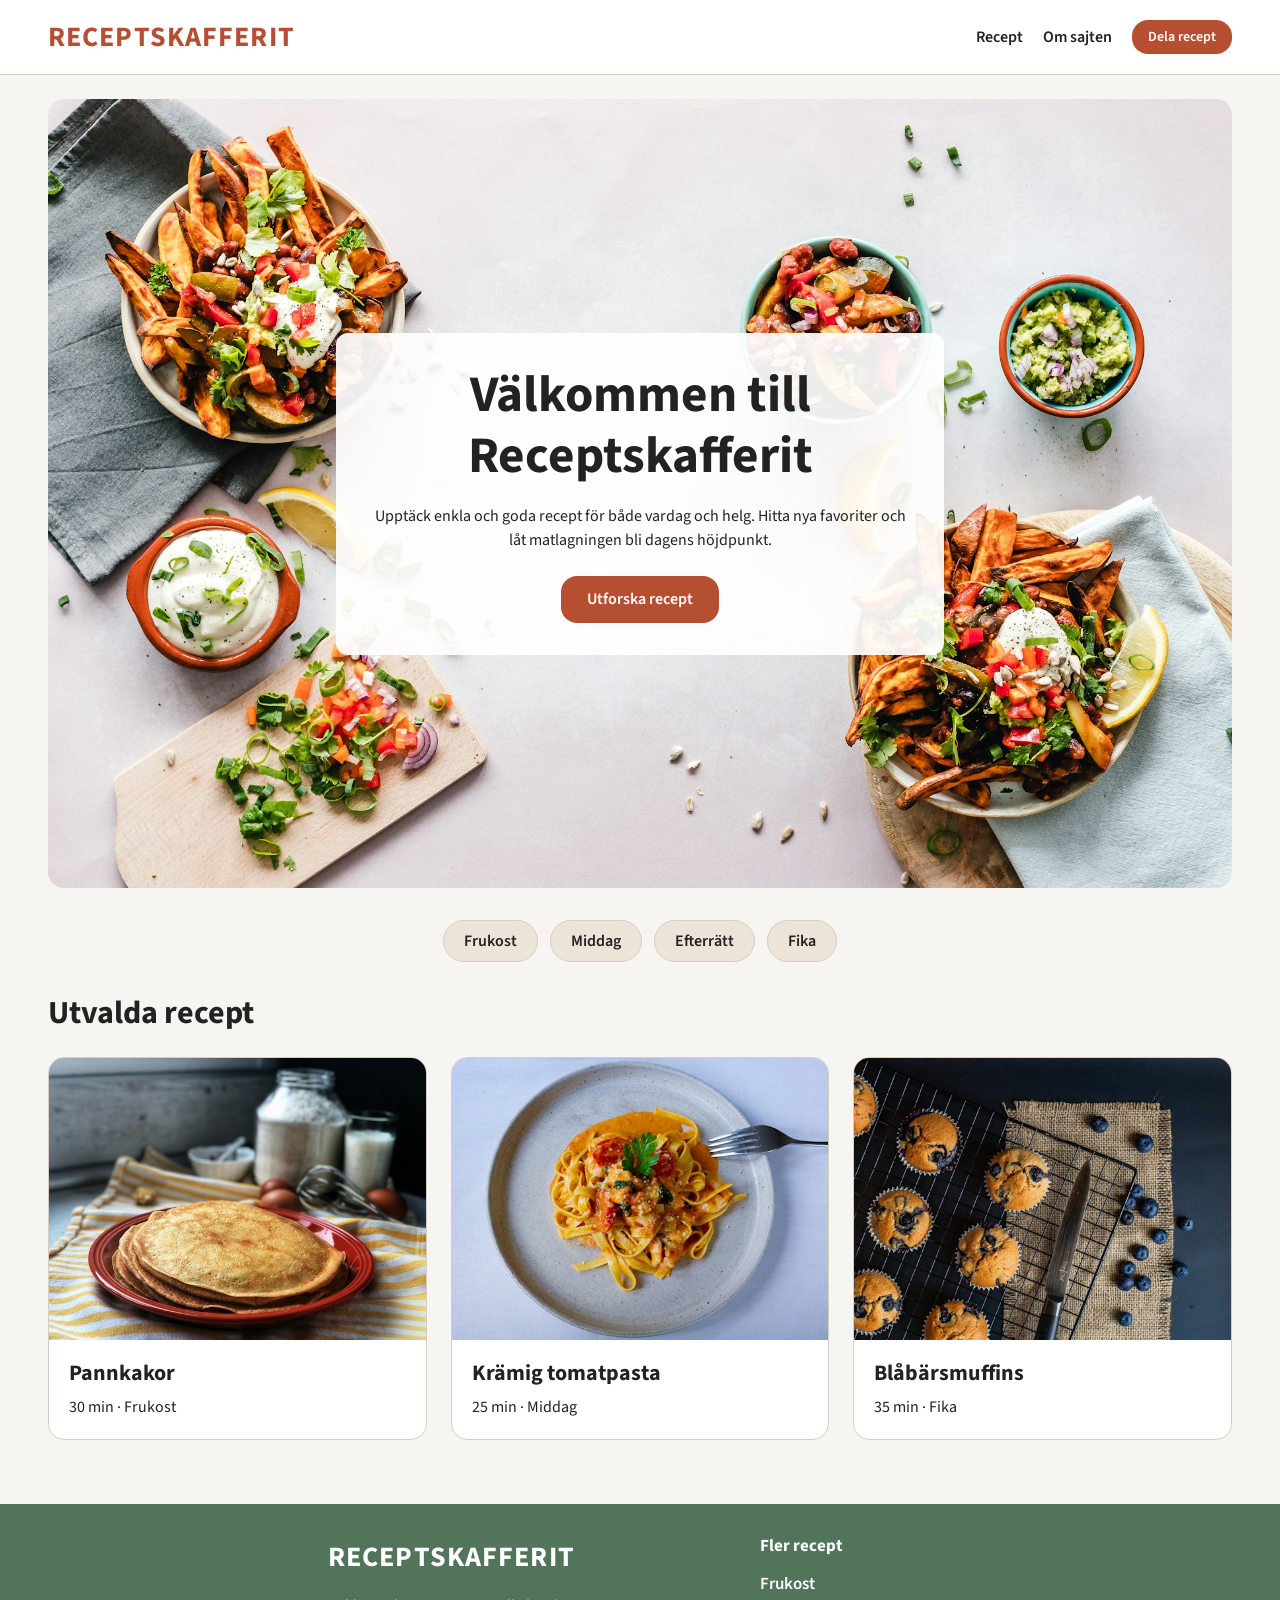
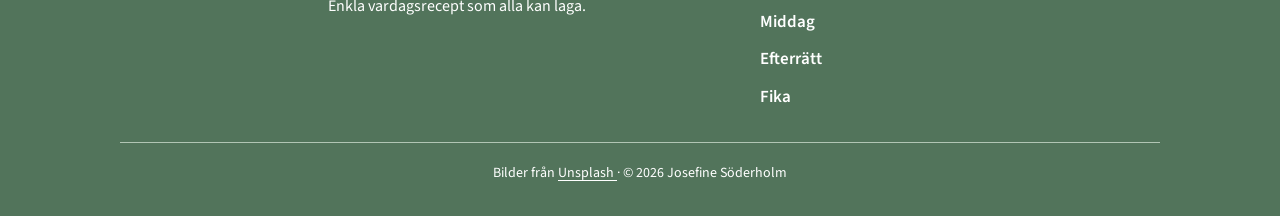
<file: index.html>
<!DOCTYPE html>
<html lang="sv">
<head>
  <meta charset="UTF-8">
  <meta name="viewport" content="width=device-width, initial-scale=1.0">
  <meta name="description" content="Upptäck enkla och goda recept för vardag och helg hos Receptskafferit.">
  <title>Receptskafferit – Enkla recept för alla tillfällen</title>

  <!-- Load Source Sans 3 from Google Fonts. -->
  <link rel="preconnect" href="https://fonts.googleapis.com">
  <link rel="preconnect" href="https://fonts.gstatic.com" crossorigin>
  <link
    href="https://fonts.googleapis.com/css2?family=Source+Sans+3:wght@400;600;700&display=swap"
    rel="stylesheet"
  >

  <link rel="stylesheet" href="style.css">
</head>

<body>

  <!-- Allows keyboard users to skip the navigation. -->
  <a class="skip-link" href="#main-content">
    Hoppa till huvudinnehållet
  </a>

  <!-- Shared site header. -->
  <header class="site-header">
    <div class="container header-layout">

      <a
        class="site-logo"
        href="index.html"
        aria-label="Receptskafferit, till startsidan"
      >
        RECEPTSKAFFERIT
      </a>

      <!-- Desktop navigation. -->
      <nav class="main-nav" aria-label="Huvudnavigering">
        <ul class="nav-list" role="list">
          <li>
            <a href="pancakes.html">Recept</a>
          </li>
          <li>
            <a href="index.html#recipes">Om sajten</a>
          </li>
          <li>
            <a class="button button--small" href="share-recipe.html">
              Dela recept
            </a>
          </li>
        </ul>
      </nav>

      <!-- Mobile navigation using native HTML details and summary. -->
      <nav class="mobile-nav" aria-label="Mobilnavigering">
        <details class="mobile-menu">

          <summary aria-label="Öppna eller stäng menyn">
            <span class="hamburger-icon" aria-hidden="true">
              <span></span>
              <span></span>
              <span></span>
            </span>
          </summary>

          <ul class="mobile-menu__list" role="list">
            <li>
              <a href="pancakes.html">Recept</a>
            </li>
            <li>
              <a href="index.html#recipes">Om sajten</a>
            </li>
            <li>
              <a class="button button--small" href="share-recipe.html">
                Dela recept
              </a>
            </li>
          </ul>

        </details>
      </nav>

    </div>
  </header>

  <main id="main-content" tabindex="-1">

    <section
      class="home-hero container"
      aria-labelledby="welcome-title"
    >

      <img
        class="home-hero__image"
        src="images/home-hero.jpg"
        alt="Flera färgglada maträtter med grönsaker på ett ljust bord"
        fetchpriority="high"
      >

      <div class="home-hero__content">

        <h1 id="welcome-title">
          Välkommen till Receptskafferit
        </h1>

        <p>
          Upptäck enkla och goda recept för både vardag och helg.
          Hitta nya favoriter och låt matlagningen bli dagens höjdpunkt.
        </p>

        <a class="button" href="#recipes">
          Utforska recept
        </a>

      </div>

    </section>

    <!-- Recipe categories. -->
    <section
      class="container home-categories"
      aria-label="Receptkategorier"
    >

      <!-- Placeholder links for future category pages. -->
      <ul class="category-list" role="list">
        <li>
          <a class="category-tag" href="#">Frukost</a>
        </li>
        <li>
          <a class="category-tag" href="#">Middag</a>
        </li>
        <li>
          <a class="category-tag" href="#">Efterrätt</a>
        </li>
        <li>
          <a class="category-tag" href="#">Fika</a>
        </li>
      </ul>

    </section>

    <section
      class="container home-recipes"
      id="recipes"
      aria-labelledby="recipes-title"
    >

      <h2 id="recipes-title">Utvalda recept</h2>

      <div class="recipe-grid">

        <!-- Pancake recipe card. -->
        <article class="recipe-card">
          <a class="recipe-card__link" href="pancakes.html">

            <img
              src="images/pancakes.jpg"
              alt="En hög med gyllene pannkakor på en röd tallrik"
              loading="lazy"
            >

            <div class="recipe-card__content">
              <h3>Pannkakor</h3>
              <p>30 min · Frukost</p>
            </div>

          </a>
        </article>

        <!-- Tomato pasta recipe card. -->
        <article class="recipe-card">

          <a class="recipe-card__link" href="pancakes.html">

            <img
              src="images/tomato-pasta.jpg"
              alt="Tagliatelle med tomatsås och färska örter på en grå tallrik"
              loading="lazy"
            >

            <div class="recipe-card__content">
              <h3>Krämig tomatpasta</h3>
              <p>25 min · Middag</p>
            </div>

          </a>
        </article>

        <!-- Blueberry muffin recipe card. -->
        <article class="recipe-card">

          <a class="recipe-card__link" href="pancakes.html">

            <img
              src="images/blueberry-muffins.jpg"
              alt="Nygräddade blåbärsmuffins på ett galler med färska blåbär"
              loading="lazy"
            >

            <div class="recipe-card__content">
              <h3>Blåbärsmuffins</h3>
              <p>35 min · Fika</p>
            </div>

          </a>
        </article>

      </div>

    </section>

  </main>

  <!-- Shared footer. -->
  <footer class="site-footer">

    <div class="container footer-layout">

      <div class="footer-about">

        <a class="site-logo site-logo--footer" href="index.html">
          RECEPTSKAFFERIT
        </a>

        <p>Enkla vardagsrecept som alla kan laga.</p>

      </div>

      <!-- Footer navigation. -->
      <nav class="footer-nav" aria-label="Receptkategorier i sidfoten">

        <h2>Fler recept</h2>

        <ul role="list">
          <li><a href="#">Frukost</a></li>
          <li><a href="#">Middag</a></li>
          <li><a href="#">Efterrätt</a></li>
          <li><a href="#">Fika</a></li>
        </ul>

      </nav>

      <!-- Image credits and copyright. -->
      <p class="footer-credit">
        Bilder från
        <a
          href="https://unsplash.com/"
          target="_blank"
          rel="noopener noreferrer"
        >
          Unsplash
        </a>
        · © 2026 Josefine Söderholm
      </p>

    </div>

  </footer>

</body>
</html>
</file>
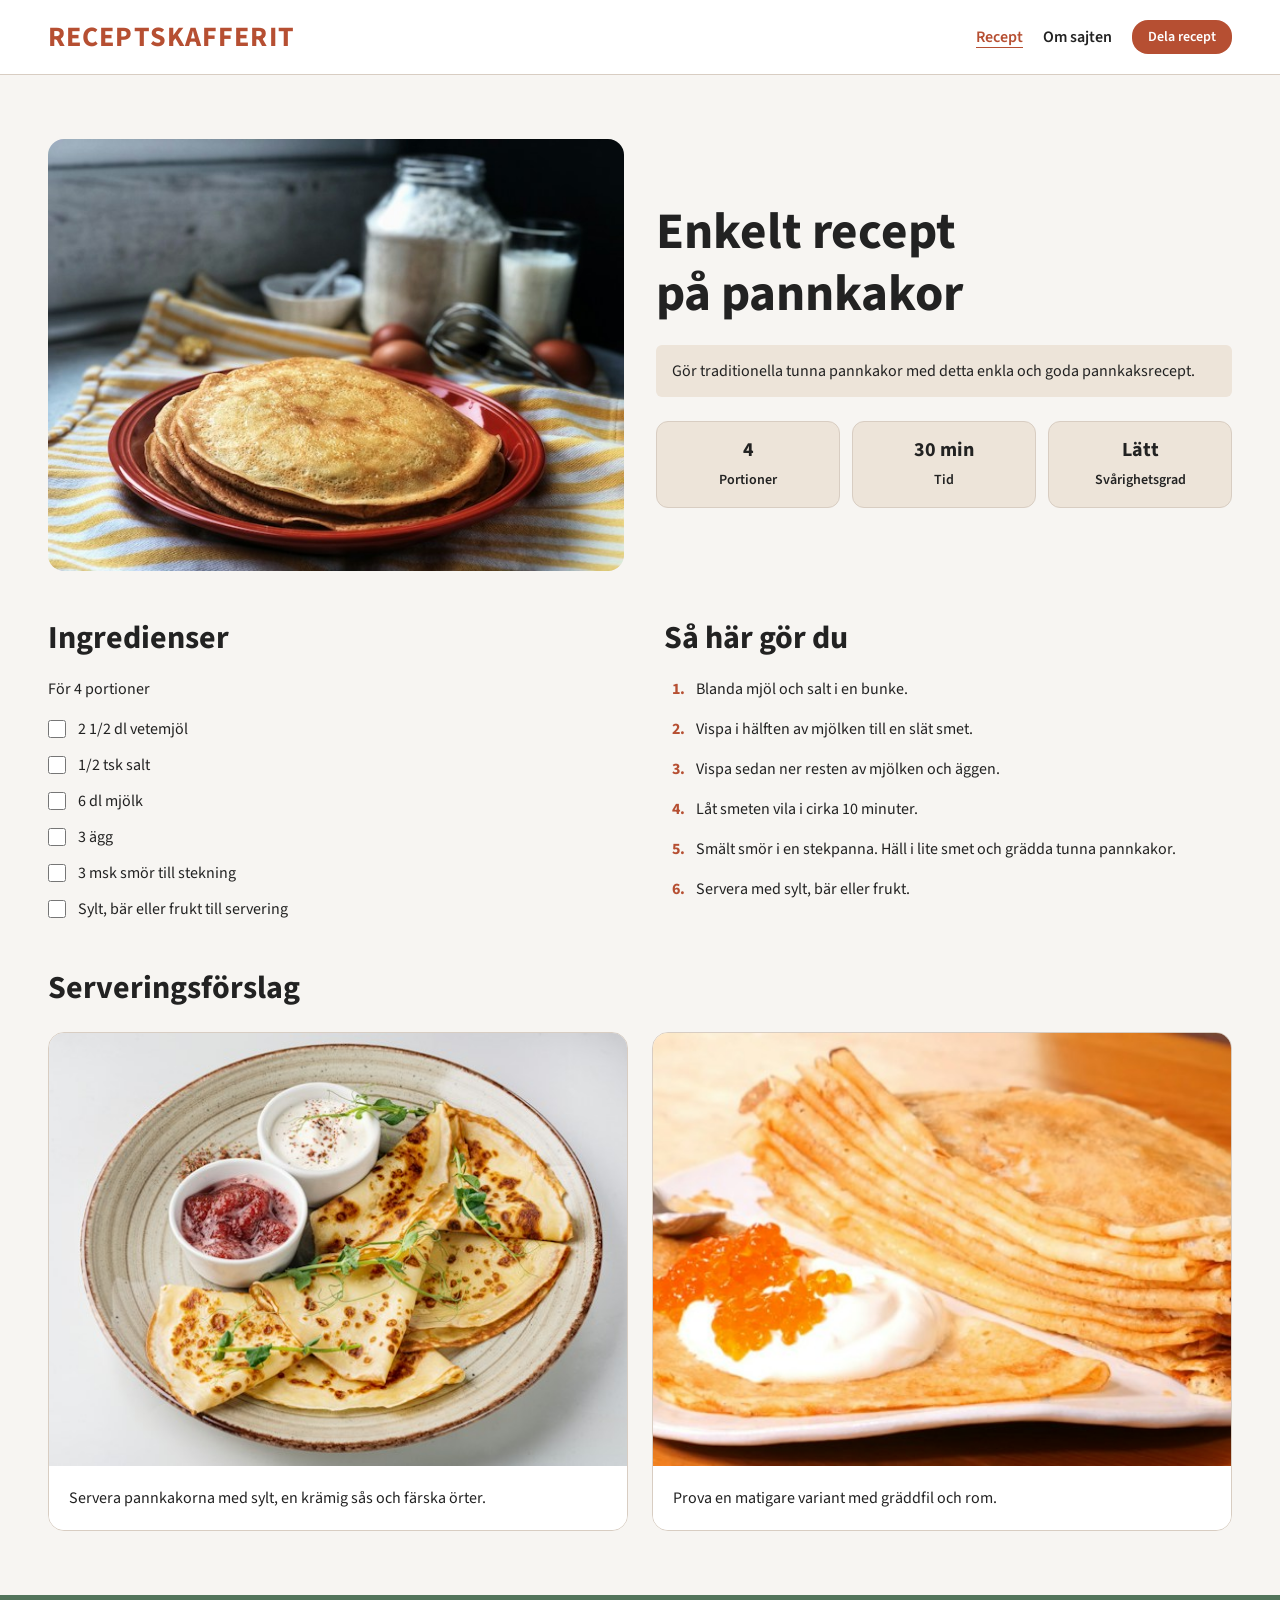
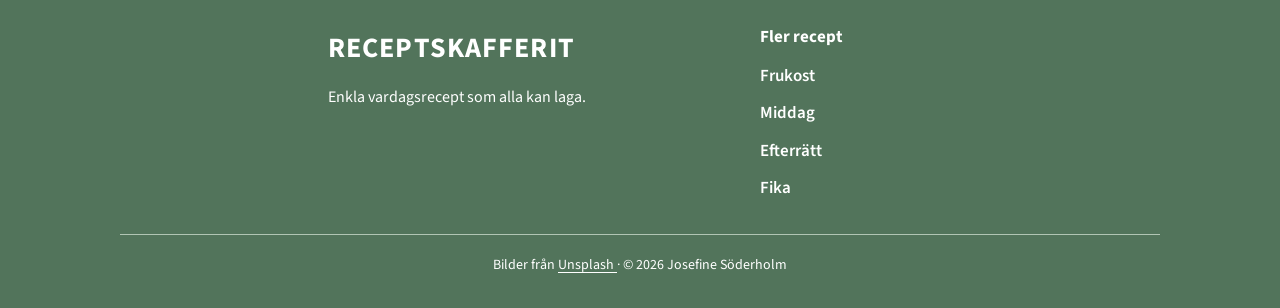
<file: pancakes.html>
<!DOCTYPE html>
<html lang="sv">
<head>
  <meta charset="UTF-8">
  <meta name="viewport" content="width=device-width, initial-scale=1.0">
  <meta name="description" content="Laga klassiska tunna pannkakor med ett enkelt recept, ingredienslista och serveringsförslag.">
  <title>Enkelt recept på pannkakor – Receptskafferit</title>

  <!-- Load Source Sans 3 from Google Fonts. -->
  <link rel="preconnect" href="https://fonts.googleapis.com">
  <link rel="preconnect" href="https://fonts.gstatic.com" crossorigin>
  <link
    href="https://fonts.googleapis.com/css2?family=Source+Sans+3:wght@400;600;700&display=swap"
    rel="stylesheet"
  >

  <link rel="stylesheet" href="style.css">
</head>

<body>

  <!-- Allows keyboard users to skip the navigation. -->
  <a class="skip-link" href="#main-content">
    Hoppa till huvudinnehållet
  </a>

  <!-- Shared site header. -->
  <header class="site-header">
    <div class="container header-layout">

      <a
        class="site-logo"
        href="index.html"
        aria-label="Receptskafferit, till startsidan"
      >
        RECEPTSKAFFERIT
      </a>

      <!-- Desktop navigation. -->
      <nav class="main-nav" aria-label="Huvudnavigering">
        <ul class="nav-list" role="list">
          <li>
            <a href="pancakes.html" aria-current="page">Recept</a>
          </li>
          <li>
            <a href="index.html#recipes">Om sajten</a>
          </li>
          <li>
            <a class="button button--small" href="share-recipe.html">
              Dela recept
            </a>
          </li>
        </ul>
      </nav>

      <!-- Mobile navigation using native HTML details and summary. -->
      <nav class="mobile-nav" aria-label="Mobilnavigering">
        <details class="mobile-menu">

          <summary aria-label="Öppna eller stäng menyn">
            <span class="hamburger-icon" aria-hidden="true">
              <span></span>
              <span></span>
              <span></span>
            </span>
          </summary>

          <ul class="mobile-menu__list" role="list">
            <li>
              <a href="pancakes.html" aria-current="page">Recept</a>
            </li>
            <li>
              <a href="index.html#recipes">Om sajten</a>
            </li>
            <li>
              <a class="button button--small" href="share-recipe.html">
                Dela recept
              </a>
            </li>
          </ul>

        </details>
      </nav>

    </div>
  </header>

  <main
    class="container recipe-main"
    id="main-content"
    tabindex="-1"
  >

    <article class="recipe-article">

      <div class="recipe-intro-grid">

        <!-- Picture selects a different image for smaller screens. -->
        <picture class="recipe-picture">
          <source
            media="(max-width: 600px)"
            srcset="images/pancakes-mobile.jpg"
          >
          <img
            class="recipe-hero-image"
            src="images/pancakes.jpg"
            alt="En hög med gyllene pannkakor på en röd tallrik"
          >
        </picture>

        <header class="recipe-intro">

          <h1>Enkelt recept på pannkakor</h1>

          <p class="intro">
            Gör traditionella tunna pannkakor med detta enkla
            och goda pannkaksrecept.
          </p>

          <!-- Recipe facts displayed as three cards. -->
          <dl class="recipe-info">

            <div>
              <dt>Portioner</dt>
              <dd>4</dd>
            </div>

            <div>
              <dt>Tid</dt>
              <dd>30 min</dd>
            </div>

            <div>
              <dt>Svårighetsgrad</dt>
              <dd>Lätt</dd>
            </div>

          </dl>

        </header>
      </div>

      <div class="recipe-details-grid">

        <section aria-labelledby="ingredients-title">

          <h2 id="ingredients-title">Ingredienser</h2>
          <p>För 4 portioner</p>

          <!-- role="list" preserves list semantics when bullets
               are removed by CSS. -->
          <ul class="ingredients" role="list">

            <li>
              <label>
                <input type="checkbox">
                <span>2 1/2 dl vetemjöl</span>
              </label>
            </li>

            <li>
              <label>
                <input type="checkbox">
                <span>1/2 tsk salt</span>
              </label>
            </li>

            <li>
              <label>
                <input type="checkbox">
                <span>6 dl mjölk</span>
              </label>
            </li>

            <li>
              <label>
                <input type="checkbox">
                <span>3 ägg</span>
              </label>
            </li>

            <li>
              <label>
                <input type="checkbox">
                <span>3 msk smör till stekning</span>
              </label>
            </li>

            <li>
              <label>
                <input type="checkbox">
                <span>Sylt, bär eller frukt till servering</span>
              </label>
            </li>

          </ul>
        </section>

        <!-- Ordered list keeps the preparation steps in sequence. -->
        <section aria-labelledby="instructions-title">

          <h2 id="instructions-title">Så här gör du</h2>

          <ol class="instructions">
            <li>Blanda mjöl och salt i en bunke.</li>
            <li>Vispa i hälften av mjölken till en slät smet.</li>
            <li>Vispa sedan ner resten av mjölken och äggen.</li>
            <li>Låt smeten vila i cirka 10 minuter.</li>
            <li>
              Smält smör i en stekpanna. Häll i lite smet
              och grädda tunna pannkakor.
            </li>
            <li>Servera med sylt, bär eller frukt.</li>
          </ol>

        </section>
      </div>

      <!-- Serving images use figure and figcaption. -->
      <section
        class="serving-section"
        aria-labelledby="serving-title"
      >

        <h2 id="serving-title">Serveringsförslag</h2>

        <div class="image-gallery">

          <figure>
            <img
              src="images/pancakes-serving-1.jpg"
              alt="Vikta pannkakor på en tallrik med två skålar sås och färska örter"
              loading="lazy"
            >
            <figcaption>
              Servera pannkakorna med sylt,
              en krämig sås och färska örter.
            </figcaption>
          </figure>

          <figure>
            <img
              src="images/pancakes-serving-2.jpg"
              alt="Tunna pannkakor staplade på ett fat, serverade med gräddfil och rom"
              loading="lazy"
            >
            <figcaption>
              Prova en matigare variant med
              gräddfil och rom.
            </figcaption>
          </figure>

        </div>
      </section>

    </article>
  </main>

  <!-- Shared footer. -->
  <footer class="site-footer">

    <div class="container footer-layout">

      <div class="footer-about">

        <a class="site-logo site-logo--footer" href="index.html">
          RECEPTSKAFFERIT
        </a>

        <p>Enkla vardagsrecept som alla kan laga.</p>

      </div>

      <!-- Footer navigation. -->
      <nav class="footer-nav" aria-label="Receptkategorier i sidfoten">

        <h2>Fler recept</h2>

        <ul role="list">
          <li><a href="#">Frukost</a></li>
          <li><a href="#">Middag</a></li>
          <li><a href="#">Efterrätt</a></li>
          <li><a href="#">Fika</a></li>
        </ul>

      </nav>

      <!-- Image credits and copyright. -->
      <p class="footer-credit">
        Bilder från
        <a
          href="https://unsplash.com/"
          target="_blank"
          rel="noopener noreferrer"
        >
          Unsplash
        </a>
        · © 2026 Josefine Söderholm
      </p>

    </div>

  </footer>

</body>
</html>
</file>
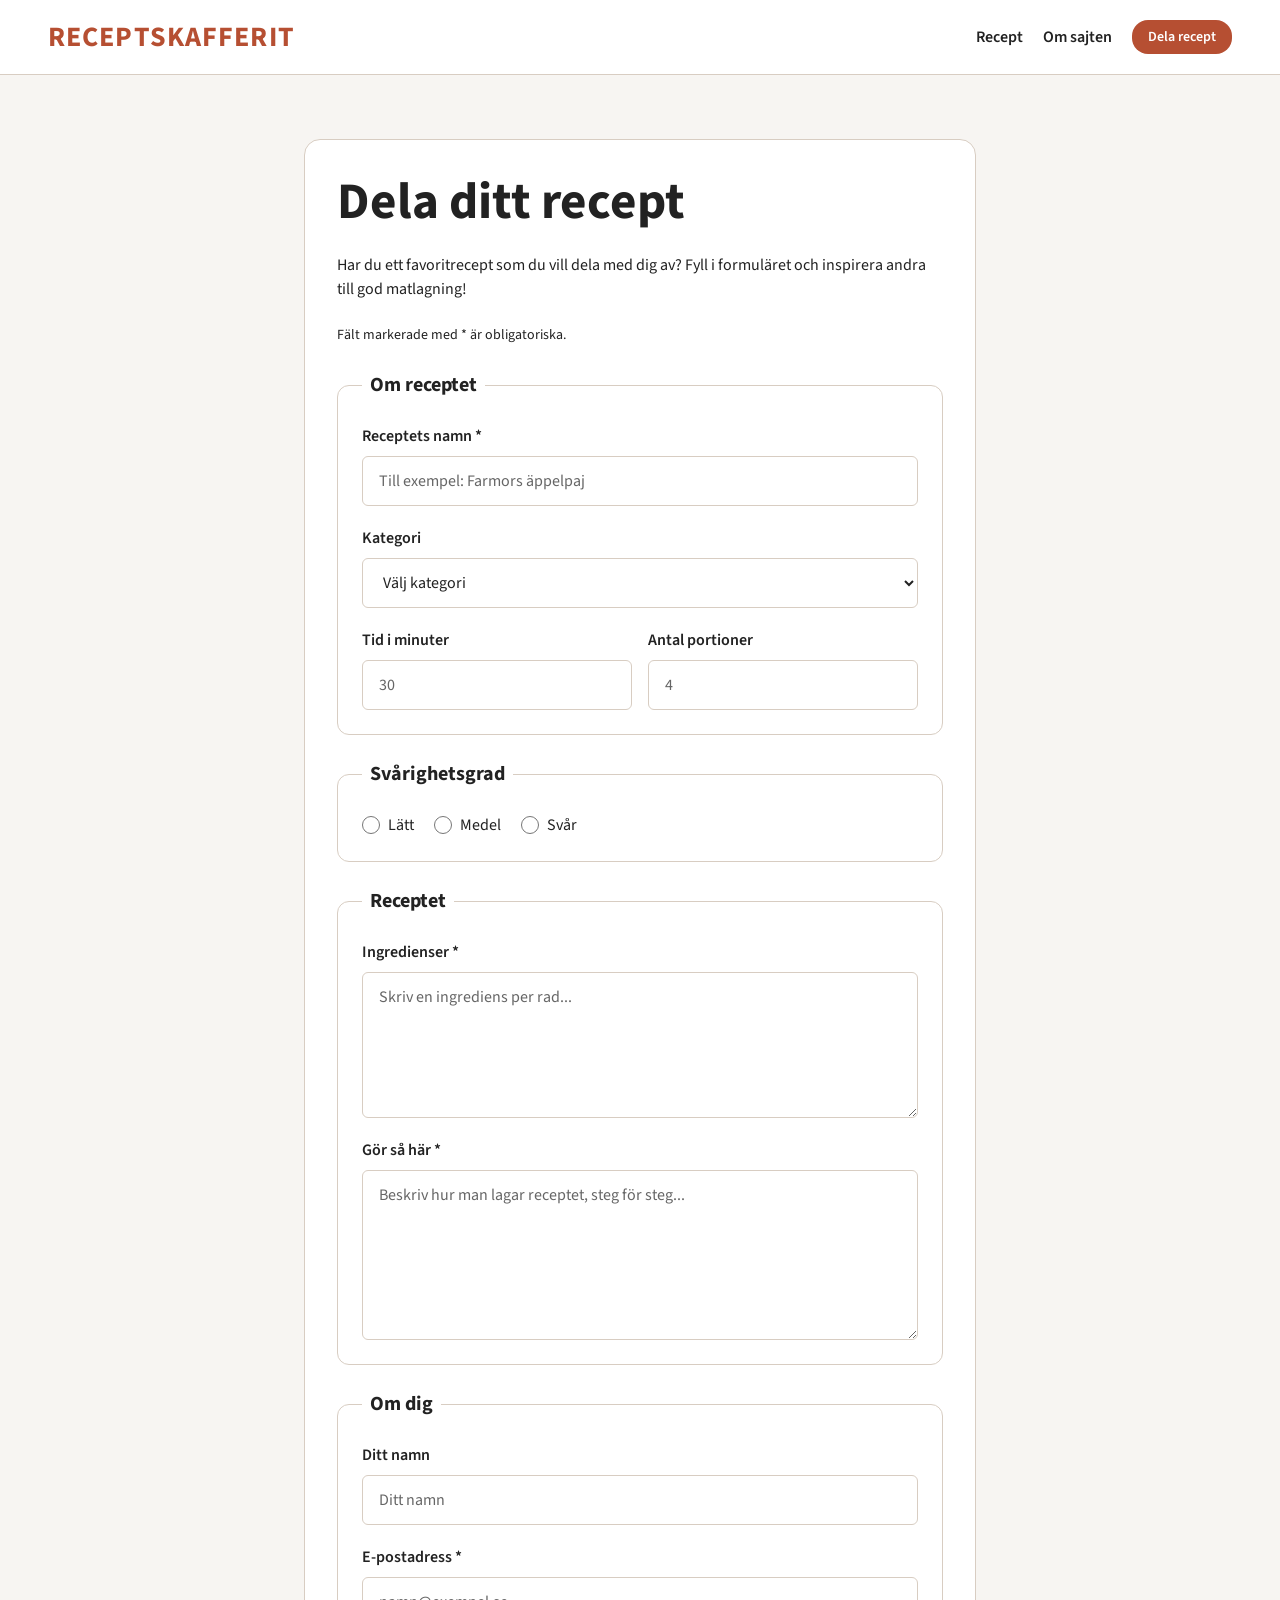
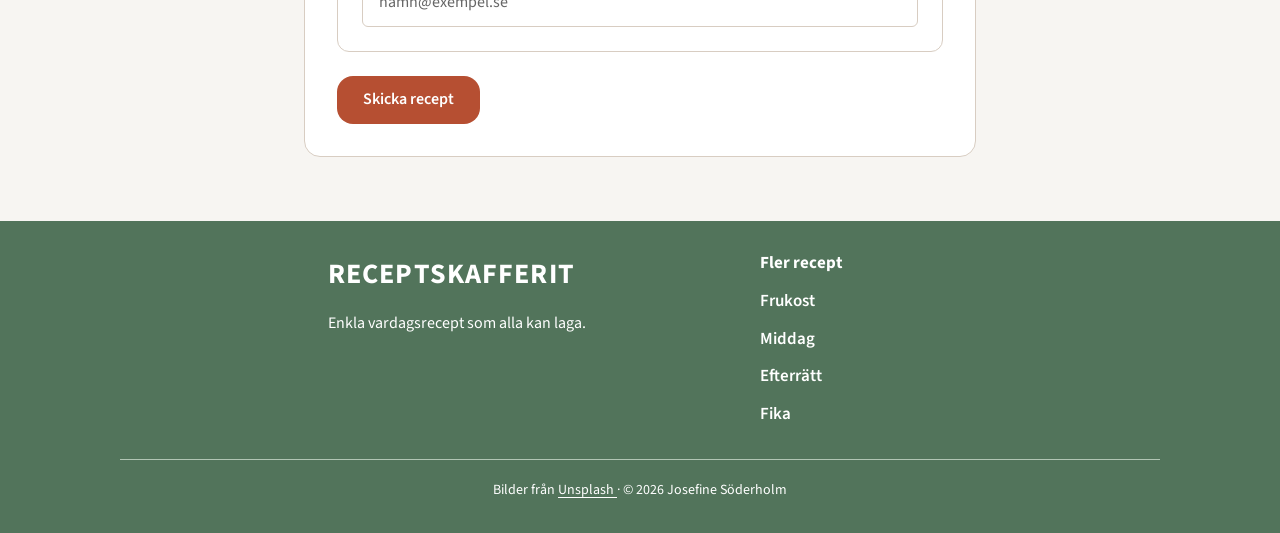
<file: share-recipe.html>
<!DOCTYPE html>
<html lang="sv">
<head>
  <meta charset="UTF-8">
  <meta name="viewport" content="width=device-width, initial-scale=1.0">
  <meta name="description" content="Dela dina favoritrecept med Receptskafferit.">
  <title>Dela recept – Receptskafferit</title>

  <!-- Load Source Sans 3 from Google Fonts. -->
  <link rel="preconnect" href="https://fonts.googleapis.com">
  <link rel="preconnect" href="https://fonts.gstatic.com" crossorigin>
  <link
    href="https://fonts.googleapis.com/css2?family=Source+Sans+3:wght@400;600;700&display=swap"
    rel="stylesheet"
  >

  <link rel="stylesheet" href="style.css">
</head>

<body>

  <!-- Allows keyboard users to skip the navigation. -->
  <a class="skip-link" href="#main-content">
    Hoppa till huvudinnehållet
  </a>

  <!-- Shared site header. -->
  <header class="site-header">
    <div class="container header-layout">

      <a
        class="site-logo"
        href="index.html"
        aria-label="Receptskafferit, till startsidan"
      >
        RECEPTSKAFFERIT
      </a>

      <!-- Desktop navigation. -->
      <nav class="main-nav" aria-label="Huvudnavigering">
        <ul class="nav-list" role="list">
          <li>
            <a href="pancakes.html">Recept</a>
          </li>
          <li>
            <a href="index.html#recipes">Om sajten</a>
          </li>
          <li>
            <a
              class="button button--small"
              href="share-recipe.html"
              aria-current="page"
            >
              Dela recept
            </a>
          </li>
        </ul>
      </nav>

      <!-- Mobile navigation using native HTML details and summary. -->
      <nav class="mobile-nav" aria-label="Mobilnavigering">
        <details class="mobile-menu">

          <summary aria-label="Öppna eller stäng menyn">
            <span class="hamburger-icon" aria-hidden="true">
              <span></span>
              <span></span>
              <span></span>
            </span>
          </summary>

          <ul class="mobile-menu__list" role="list">
            <li>
              <a href="pancakes.html">Recept</a>
            </li>
            <li>
              <a href="index.html#recipes">Om sajten</a>
            </li>
            <li>
              <a
                class="button button--small"
                href="share-recipe.html"
                aria-current="page"
              >
                Dela recept
              </a>
            </li>
          </ul>

        </details>
      </nav>

    </div>
  </header>

  <main
    class="container share-page"
    id="main-content"
    tabindex="-1"
  >

    <!-- Introduction to the recipe submission form. -->
    <div class="share-content">

      <h1>Dela ditt recept</h1>

      <p>
        Har du ett favoritrecept som du vill dela med dig av?
        Fyll i formuläret och inspirera andra till god matlagning!
      </p>

      <p class="form-required-note">
        Fält markerade med * är obligatoriska.
      </p>

      <form
        class="recipe-form"
        action="share-recipe.html"
        method="get"
      >

        <!-- General information about the recipe. -->
        <fieldset class="form-section">

          <legend>Om receptet</legend>

          <div class="form-field">
            <label for="recipe-name">
              Receptets namn *
            </label>

            <input
              type="text"
              id="recipe-name"
              name="recipe-name"
              placeholder="Till exempel: Farmors äppelpaj"
              required
            >
          </div>

          <div class="form-field">
            <label for="recipe-category">
              Kategori
            </label>

            <select
              id="recipe-category"
              name="recipe-category"
            >
              <option value="">Välj kategori</option>
              <option value="breakfast">Frukost</option>
              <option value="dinner">Middag</option>
              <option value="dessert">Efterrätt</option>
              <option value="fika">Fika</option>
            </select>
          </div>

          <div class="form-row">

            <div class="form-field">
              <label for="recipe-time">
                Tid i minuter
              </label>

              <input
                type="number"
                id="recipe-time"
                name="recipe-time"
                min="1"
                step="1"
                placeholder="30"
              >
            </div>

            <div class="form-field">
              <label for="recipe-servings">
                Antal portioner
              </label>

              <input
                type="number"
                id="recipe-servings"
                name="recipe-servings"
                min="1"
                step="1"
                placeholder="4"
              >
            </div>

          </div>

        </fieldset>

        <fieldset class="form-section">

          <legend>Svårighetsgrad</legend>

          <div class="radio-group">

            <label>
              <input
                type="radio"
                name="difficulty"
                value="easy"
              >
              Lätt
            </label>

            <label>
              <input
                type="radio"
                name="difficulty"
                value="medium"
              >
              Medel
            </label>

            <label>
              <input
                type="radio"
                name="difficulty"
                value="hard"
              >
              Svår
            </label>

          </div>

        </fieldset>

        <!-- Ingredients and preparation instructions. -->
        <fieldset class="form-section">

          <legend>Receptet</legend>

          <div class="form-field">
            <label for="recipe-ingredients">
              Ingredienser *
            </label>

            <textarea
              id="recipe-ingredients"
              name="recipe-ingredients"
              rows="5"
              placeholder="Skriv en ingrediens per rad..."
              required
            ></textarea>
          </div>

          <div class="form-field">
            <label for="recipe-instructions">
              Gör så här *
            </label>

            <textarea
              id="recipe-instructions"
              name="recipe-instructions"
              rows="6"
              placeholder="Beskriv hur man lagar receptet, steg för steg..."
              required
            ></textarea>
          </div>

        </fieldset>

        <!-- Information about the person sharing the recipe. -->
        <fieldset class="form-section">

          <legend>Om dig</legend>

          <div class="form-field">
            <label for="sender-name">
              Ditt namn
            </label>

            <input
              type="text"
              id="sender-name"
              name="sender-name"
              autocomplete="name"
              placeholder="Ditt namn"
            >
          </div>

          <div class="form-field">
            <label for="sender-email">
              E-postadress *
            </label>

            <input
              type="email"
              id="sender-email"
              name="sender-email"
              autocomplete="email"
              placeholder="namn@exempel.se"
              aria-describedby="email-error"
              required
            >

            <!-- CSS will display this message when
                 the email field is user-invalid. -->
            <p class="form-error" id="email-error">
              Ange en giltig e-postadress.
            </p>
          </div>

        </fieldset>

        <!-- Submit button uses the site's existing button style. -->
        <button class="button" type="submit">
          Skicka recept
        </button>

      </form>

    </div>

  </main>

  <!-- Shared footer. -->
  <footer class="site-footer">

    <div class="container footer-layout">

      <div class="footer-about">

        <a class="site-logo site-logo--footer" href="index.html">
          RECEPTSKAFFERIT
        </a>

        <p>Enkla vardagsrecept som alla kan laga.</p>

      </div>

      <!-- Footer navigation. -->
      <nav class="footer-nav" aria-label="Receptkategorier i sidfoten">

        <h2>Fler recept</h2>

        <ul role="list">
          <li><a href="#">Frukost</a></li>
          <li><a href="#">Middag</a></li>
          <li><a href="#">Efterrätt</a></li>
          <li><a href="#">Fika</a></li>
        </ul>

      </nav>

      <!-- Image credits and copyright. -->
      <p class="footer-credit">
        Bilder från
        <a
          href="https://unsplash.com/"
          target="_blank"
          rel="noopener noreferrer"
        >
          Unsplash
        </a>
        · © 2026 Josefine Söderholm
      </p>

    </div>

  </footer>

</body>
</html>
</file>
<file: style.css>
/* ============================================================================
   CSS VARIABLES
   ============================================================================ */

/* Shared design tokens for colors, typography, spacing and layout. */

:root {
  /* Colors */
  --color-page-bg: #F7F5F2;
  --color-surface: #FFFFFF;
  --color-surface-muted: #EDE4D9;
  --color-text: #222;
  --color-heading: #222;
  --color-accent: #B64F32;
  --color-accent-hover: #923B24;
  --color-accent-secondary: #52745B;
  --color-border: #D8CDC2;
  --color-focus: #923B24;
  --color-error: #B3261E;
  --color-white: #FFFFFF;
  --color-black: #000000;

  /* Footer */
  --color-footer-bg: var(--color-accent-secondary);
  --color-footer-text: var(--color-white);
  --color-footer-border: #B1C5B4;

  /* Effects */
  --color-hero-overlay: rgb(255 255 255 / 92%);
  --color-card-shadow: rgb(0 0 0 / 10%);

  /* Typography */
  --font-family: "Source Sans 3", Arial, sans-serif;
  --font-size-base: 1rem;
  --font-size-small: 0.875rem;
  --font-size-body: 1rem;
  --font-size-footer-link: 1.0625rem;
  --font-size-h1: clamp(2rem, 4vw, 3.25rem);
  --font-size-h2: clamp(1.5rem, 2.5vw, 2rem);
  --font-size-h3: clamp(1.125rem, 2vw, 1.375rem);
  --line-height: 1.5;
  --line-height-heading: 1.2;

  /* Spacing */
  --space-xs: 0.5rem;
  --space-sm: 0.75rem;
  --space-md: 1rem;
  --space-lg: 1.25rem;
  --space-xl: 1.5rem;
  --space-2xl: 2rem;
  --space-3xl: 3rem;
  --space-4xl: 4rem;

  /* Layout */
  --page-max-width: 75rem;
  --footer-max-width: 65rem;
  --content-padding: clamp(1rem, 4vw, 3rem);
  --section-spacing: clamp(2.5rem, 5vw, 4rem);
  --grid-gap: var(--space-xl);

  /* Border radius */
  --radius-sm: 0.375rem;
  --radius-md: 0.75rem;
  --radius-lg: 1rem;
  --radius-pill: 100vw;

  /* Buttons */
  --button-bg: var(--color-accent);
  --button-bg-hover: var(--color-accent-hover);
  --button-text: var(--color-white);
  --button-padding-block: 0.75em;
  --button-padding-inline: 1.5em;
  --button-radius: var(--radius-lg);
}


/* ============================================================================
   RESET
   ============================================================================ */

/* makes sizing simpler */
*,
*::before,
*::after {
    box-sizing: border-box;
}

/* remove default spacing */
* {
    margin: 0;
    padding: 0;

    /* force styling of type through styling, rather than elements */
    font: inherit;
}

/* responsive images/videos */
img,
picture,
svg,
video {
    display: block;
    max-width: 100%;
    object-fit: cover;
}

/* don't leave one single word hanging in paragraphs */
p {
    text-wrap: pretty;
}

/* make the rows more balanced so the headings looks nicer */
h1,
h2,
h3,
h4,
h5,
h6 {
    text-wrap: balance;
}

/* Remove list styles on ul, ol elements with a list role */
ul[role='list'],
ol[role='list'] {
    list-style: none;
}


/* ============================================================================
   BASE STYLES
   ============================================================================ */

html {
  font-size: 100%;
  scroll-behavior: smooth;
}

body {
  min-height: 100vh;
  background-color: var(--color-page-bg);
  color: var(--color-text);
  font-family: var(--font-family);
  font-size: var(--font-size-base);
  line-height: var(--line-height);
}

/* Restore heading styles removed by the reset: */

h1,
h2,
h3 {
  color: var(--color-heading);
  font-weight: 700;
  line-height: var(--line-height-heading);
}

h1 {
  font-size: var(--font-size-h1);
}

h2 {
  font-size: var(--font-size-h2);
}

h3 {
  font-size: var(--font-size-h3);
}

a {
  color: inherit;
  text-decoration: none;
}

/* Shared keyboard focus styles. */

a:focus-visible,
button:focus-visible,
summary:focus-visible {
  outline: 0.1875rem solid var(--color-focus);
  outline-offset: 0.25rem;
}

main:focus {
  outline: none;
}


/* ============================================================================
   SHARED LAYOUT
   ============================================================================ */

.container {
  width: min(
    calc(100% - 2 * var(--content-padding)),
    var(--page-max-width)
  );
  margin-inline: auto;
}


/* ============================================================================
   SKIP LINK
   ============================================================================ */

.skip-link {
  position: absolute;
  inset-block-start: -10rem;
  inset-inline-start: var(--space-md);
  z-index: 1000;

  padding-block: 0.75em;
  padding-inline: 1.5em;

  background-color: var(--color-white);
  color: var(--color-black);
  font-weight: 700;

  border: 0.125rem solid var(--color-black);
  border-radius: var(--radius-sm);

  &:focus {
    inset-block-start: var(--space-md);
  }
}


/* ============================================================================
   SHARED BUTTONS
   ============================================================================ */

.button {
  display: inline-flex;
  align-items: center;
  justify-content: center;

  padding-block: var(--button-padding-block);
  padding-inline: var(--button-padding-inline);

  background-color: var(--button-bg);
  color: var(--button-text);
  font-weight: 600;
  line-height: 1.2;
  text-align: center;

  border: 0.125rem solid transparent;
  border-radius: var(--button-radius);

  cursor: pointer;
  transition: background-color 0.2s ease;

  &:hover {
    background-color: var(--button-bg-hover);
  }
}

.button--small {
  padding-block: 0.5em;
  padding-inline: 1em;
  font-size: var(--font-size-small);
}


/* ============================================================================
   SITE HEADER & DESKTOP NAVIGATION
   ============================================================================ */

.site-header {
  position: relative;
  z-index: 10;
  background-color: var(--color-surface);
  border-block-end: 0.0625rem solid var(--color-border);
}

.header-layout {
  display: flex;
  align-items: center;
  justify-content: space-between;
  flex-wrap: wrap;
  gap: var(--space-lg);
  padding-block: var(--space-md);
}

.site-logo {
  color: var(--color-accent);
  font-size: clamp(1.25rem, 2.5vw, 1.75rem);
  font-weight: 700;
  letter-spacing: 0.04em;
  text-transform: uppercase;

  &:hover {
    color: var(--color-accent-hover);
  }
}

.nav-list {
  display: flex;
  align-items: center;
  flex-wrap: wrap;
  gap: var(--space-lg);
}

.main-nav {
  a:not(.button) {
    display: inline-block;
    padding-block: 0.5em;
    font-weight: 600;

    &:hover {
      color: var(--color-accent);
    }
  }

  a[aria-current="page"]:not(.button) {
    color: var(--color-accent);
    text-decoration: underline;
    text-underline-offset: 0.3em;
  }
}


/* ============================================================================
   MOBILE NAVIGATION
   ============================================================================ */

/* Hidden on larger screens. */

.mobile-nav {
  display: none;
}

/* Native details and summary provide the toggle without JavaScript. */

.mobile-menu {
  position: relative;
}

.mobile-menu summary {
  display: flex;
  align-items: center;
  justify-content: center;

  inline-size: 2.75rem;
  block-size: 2.75rem;

  border: 0.0625rem solid var(--color-border);
  border-radius: var(--radius-md);
  cursor: pointer;

  /* Hide the browser's default disclosure marker. */
  list-style: none;

  &::-webkit-details-marker {
    display: none;
  }

  &:hover {
    background-color: var(--color-surface-muted);
  }
}

/* Three horizontal lines form the hamburger icon. */

.hamburger-icon {
  display: flex;
  flex-direction: column;
  gap: 0.3rem;
}

.hamburger-icon span {
  display: block;
  inline-size: 1.3rem;
  block-size: 0.125rem;
  background-color: var(--color-text);
  border-radius: var(--radius-pill);
}

/* The dropdown menu opens below the button. */

.mobile-menu__list {
  position: absolute;
  inset-block-start: calc(100% + var(--space-xs));
  inset-inline-end: 0;

  display: flex;
  flex-direction: column;
  align-items: stretch;
  gap: var(--space-sm);

  min-inline-size: min(16rem, 85vw);
  padding: var(--space-md);

  background-color: var(--color-surface);
  border: 0.0625rem solid var(--color-border);
  border-radius: var(--radius-md);

  box-shadow: 0 0.5rem 1.5rem var(--color-card-shadow);
}

.mobile-menu__list a:not(.button) {
  display: block;
  padding: var(--space-xs);
  font-weight: 600;

  &:hover {
    color: var(--color-accent);
  }
}

.mobile-menu__list .button {
  inline-size: 100%;
}

.mobile-menu__list a[aria-current="page"] {
  color: var(--color-accent);
  text-decoration: underline;
  text-underline-offset: 0.25em;
}


/* ============================================================================
   HOME PAGE - HERO
   ============================================================================ */

/* Grid stacking places the image and text in the same grid cell. */

.home-hero {
  display: grid;
  align-items: center;

  margin-block-start: var(--space-xl);

  min-height: clamp(20rem, 45vw, 32rem);
  border-radius: var(--radius-lg);
  overflow: hidden;
}

.home-hero__image,
.home-hero__content {
  grid-area: 1 / 1;
}

.home-hero__image {
  width: 100%;
  height: 100%;
  min-height: 20rem;
}

.home-hero__content {
  z-index: 1;
  justify-self: center;

  width: min(90%, 38rem);
  padding: clamp(1rem, 3vw, 2rem);

  background-color: var(--color-hero-overlay);
  border-radius: var(--radius-md);
  text-align: center;

  h1 {
    margin-block-end: var(--space-md);
  }

  p {
    margin-block-end: var(--space-xl);
  }
}


/* ============================================================================
   HOME PAGE - CATEGORIES
   ============================================================================ */

.home-categories {
  padding-block: var(--space-2xl);
}

.category-list {
  display: flex;
  align-items: center;
  justify-content: center;
  flex-wrap: wrap;
  gap: var(--space-sm);
}

/* Supports both links and non-submitting buttons. */

.category-tag {
  display: inline-block;

  padding-block: 0.5em;
  padding-inline: 1.25em;

  background-color: var(--color-surface-muted);
  color: var(--color-text);
  font-weight: 600;

  border: 0.0625rem solid var(--color-border);
  border-radius: var(--radius-pill);

  cursor: pointer;

  transition:
    background-color 0.2s ease,
    color 0.2s ease;

  &:hover {
    background-color: var(--color-accent-secondary);
    color: var(--color-white);
  }
}


/* ============================================================================
   HOME PAGE - RECIPE CARDS
   ============================================================================ */

.home-recipes {
  padding-block-end: var(--section-spacing);

  h2 {
    margin-block-end: var(--space-xl);
  }
}

/* auto-fit and minmax create responsive card columns. */

.recipe-grid {
  display: grid;
  grid-template-columns:
    repeat(auto-fit, minmax(min(100%, 16rem), 1fr));
  gap: var(--grid-gap);
}

.recipe-card {
  min-width: 0;
  background-color: var(--color-surface);

  border: 0.0625rem solid var(--color-border);
  border-radius: var(--radius-lg);
  overflow: hidden;

  transition:
    transform 0.2s ease,
    box-shadow 0.2s ease;

  &:hover {
    transform: translateY(-0.25rem);
    box-shadow: 0 0.5rem 1.5rem var(--color-card-shadow);
  }

  /* Show the rounded focus ring only for focus-visible links. */
  &:has(.recipe-card__link:focus-visible) {
    box-shadow: 0 0 0 0.1875rem var(--color-focus);
  }
}

.recipe-card__link {
  display: block;
  height: 100%;

  /* The parent card handles the visible keyboard focus ring. */
  &:focus-visible {
    outline: none;
  }
}

.recipe-card img {
  width: 100%;
  aspect-ratio: 4 / 3;
}

.recipe-card__content {
  padding: var(--space-lg);

  h3 {
    margin-block-end: var(--space-xs);
  }

  p {
    font-size: var(--font-size-body);
  }
}


/* ============================================================================
   PANCAKE PAGE - MAIN LAYOUT
   ============================================================================ */

.recipe-main {
  padding-block: var(--section-spacing);
}

.recipe-article {
  display: grid;
  gap: var(--space-3xl);
}


/* ============================================================================
   PANCAKE PAGE - INTRODUCTION
   ============================================================================ */

/* Grid adapts the image and introduction automatically. */

.recipe-intro-grid {
  display: grid;
  grid-template-columns:
    repeat(auto-fit, minmax(min(100%, 25rem), 1fr));

  align-items: center;
  gap: var(--space-2xl);
}

.recipe-picture {
  width: 100%;
  height: 100%;
  min-height: 18rem;
  border-radius: var(--radius-lg);
  overflow: hidden;
}

.recipe-hero-image {
  width: 100%;
  height: 100%;
  aspect-ratio: 4 / 3;
}

.recipe-intro {
  min-width: 0;

  h1 {
    margin-block-end: var(--space-lg);
  }
}

.intro {
  margin-block-end: var(--space-xl);

  padding-block: 0.875em;
  padding-inline: 1em;

  background-color: var(--color-surface-muted);
  border-radius: var(--radius-sm);
}


/* ============================================================================
   PANCAKE PAGE - RECIPE INFORMATION
   ============================================================================ */

/* Recipe facts are shown as three small cards. */

.recipe-info {
  display: grid;
  grid-template-columns:
    repeat(auto-fit, minmax(min(100%, 7rem), 1fr));
  gap: var(--space-sm);
}

.recipe-info div {
  display: flex;
  flex-direction: column-reverse;
  align-items: center;
  justify-content: center;

  gap: var(--space-xs);
  min-width: 0;
  padding: var(--space-md);

  background-color: var(--color-surface-muted);
  border: 0.0625rem solid var(--color-border);
  border-radius: var(--radius-md);
  text-align: center;
}

.recipe-info dt {
  font-size: var(--font-size-small);
  font-weight: 600;
}

.recipe-info dd {
  font-size: 1.25rem;
  font-weight: 700;
  line-height: var(--line-height-heading);
}


/* ============================================================================
   PANCAKE PAGE - INGREDIENTS & INSTRUCTIONS
   ============================================================================ */

/* Grid adapts between one and two columns. */

.recipe-details-grid {
  display: grid;
  grid-template-columns:
    repeat(auto-fit, minmax(min(100%, 22rem), 1fr));

  align-items: start;
  gap: var(--space-3xl);
}

.recipe-details-grid section {
  min-width: 0;

  h2 {
    margin-block-end: var(--space-lg);
  }

  p {
    margin-block-end: var(--space-md);
  }
}


/* ============================================================================
   PANCAKE PAGE - INGREDIENT CHECKBOXES
   ============================================================================ */

.ingredients {
  display: grid;
  gap: var(--space-sm);
  list-style: none;

  label {
    display: flex;
    align-items: baseline;
    gap: var(--space-sm);
    cursor: pointer;
  }

  input[type="checkbox"] {
    flex: 0 0 auto;
    align-self: center;

    inline-size: 1.125rem;
    block-size: 1.125rem;

    accent-color: var(--color-accent);
    cursor: pointer;

    &:focus-visible {
      outline: 0.1875rem solid var(--color-focus);
      outline-offset: 0.1875rem;
    }
  }

  /* Cross out the text when the checkbox is checked. */
  li:has(input:checked) span {
    text-decoration: line-through;
    opacity: 0.7;
  }
}


/* ============================================================================
   PANCAKE PAGE - INSTRUCTIONS
   ============================================================================ */

.instructions {
  padding-inline-start: var(--space-xl);
}

.instructions li {
  padding-inline-start: var(--space-xs);
  margin-block-end: var(--space-md);
}

.instructions li::marker {
  color: var(--color-accent);
  font-weight: 700;
}


/* ============================================================================
   PANCAKE PAGE - SERVING SUGGESTIONS
   ============================================================================ */

.serving-section {
  h2 {
    margin-block-end: var(--space-xl);
  }
}

/* Responsive serving cards match the homepage recipe cards. */

.image-gallery {
  display: grid;
  grid-template-columns:
    repeat(auto-fit, minmax(min(100%, 20rem), 1fr));
  gap: var(--grid-gap);
}

.image-gallery figure {
  min-width: 0;
  background-color: var(--color-surface);

  border: 0.0625rem solid var(--color-border);
  border-radius: var(--radius-lg);
  overflow: hidden;
}

.image-gallery img {
  width: 100%;
  aspect-ratio: 4 / 3;
}

.image-gallery figcaption {
  padding: var(--space-lg);
  background-color: var(--color-white);
  color: var(--color-text);
  font-size: var(--font-size-body);
  line-height: var(--line-height);
}


/* ============================================================================
   SHARED FOOTER
   ============================================================================ */

/* Flexbox is used throughout the footer. */

.site-footer {
  background-color: var(--color-footer-bg);
  color: var(--color-footer-text);
}

.footer-layout {
  display: flex;
  flex-wrap: wrap;
  justify-content: center;
  align-items: flex-start;

  column-gap: clamp(2rem, 8vw, 6rem);
  row-gap: var(--space-2xl);

  max-width: var(--footer-max-width);
  padding-block: var(--space-2xl);
}

.footer-about {
  flex: 0 1 21rem;
}

.site-logo--footer {
  display: inline-block;
  margin-block-end: var(--space-md);
  color: var(--color-white);

  &:hover {
    color: var(--color-surface-muted);
  }
}

.footer-about p {
  max-width: 25rem;
}

.footer-nav {
  display: flex;
  flex: 0 1 12rem;
  flex-direction: column;
  align-items: flex-start;
  gap: var(--space-md);

  font-size: var(--font-size-footer-link);

  h2 {
    color: var(--color-white);
    font-size: var(--font-size-footer-link);
    font-weight: 700;
  }

  /* Flexbox stacks category items vertically. */
  ul {
    display: flex;
    flex-direction: column;
    gap: var(--space-sm);
  }

  /* Identical appearance for links and buttons. */
  a,
  button {
    background: none;
    color: inherit;
    border: none;
    font-weight: 600;
    text-align: inherit;
    cursor: pointer;

    &:hover {
      text-decoration: underline;
      text-underline-offset: 0.25em;
    }
  }
}

.footer-credit {
  flex-basis: 100%;
  padding-block-start: var(--space-lg);

  border-block-start:
    0.0625rem solid var(--color-footer-border);

  font-size: var(--font-size-small);
  text-align: center;

  a {
    text-decoration: underline;
    text-underline-offset: 0.2em;

    &:hover {
      color: var(--color-surface-muted);
    }
  }
}

.site-footer a:focus-visible,
.site-footer button:focus-visible {
  outline-color: var(--color-white);
}


/* ============================================================================
   SHARE RECIPE PAGE
   ============================================================================ */

/* Center the form and reuse the site's existing colors. */

.share-page {
  padding-block: var(--section-spacing);
}

.share-content {
  max-width: 42rem;
  margin-inline: auto;

  padding: clamp(1rem, 4vw, 2rem);
  background-color: var(--color-surface);

  border: 0.0625rem solid var(--color-border);
  border-radius: var(--radius-lg);

  h1 {
    margin-block-end: var(--space-lg);
  }

  > p {
    margin-block-end: var(--space-xl);
  }
}

.form-required-note {
  font-size: var(--font-size-small);
}


/* ============================================================================
   SHARE RECIPE PAGE - FORM LAYOUT
   ============================================================================ */

/* Each fieldset is stacked in a single column. */

.recipe-form {
  display: grid;
  gap: var(--space-xl);
}

/* Group related fields with fieldset and legend. */

.form-section {
  min-width: 0;
  padding: var(--space-xl);

  background-color: var(--color-surface);
  border: 0.0625rem solid var(--color-border);
  border-radius: var(--radius-md);
}

.form-section legend {
  padding-inline: var(--space-xs);
  color: var(--color-heading);
  font-size: 1.25rem;
  font-weight: 700;
}

/* Spacing between form fields inside each fieldset. */

.form-field {
  display: grid;
  gap: var(--space-xs);
  margin-block-end: var(--space-lg);
}

.form-field:last-child {
  margin-block-end: 0;
}

.form-field label {
  font-weight: 600;
}

/* Place time and servings beside each other when space allows. */

.form-row {
  display: grid;
  grid-template-columns:
    repeat(auto-fit, minmax(min(100%, 12rem), 1fr));
  gap: var(--space-md);
}

.form-row .form-field {
  margin-block-end: 0;
}


/* ============================================================================
   SHARE RECIPE PAGE - FORM INPUTS
   ============================================================================ */

/* Consistent appearance for text fields, select and textareas. */

.form-field input,
.form-field select,
.form-field textarea {
  width: 100%;
  min-width: 0;

  padding: var(--space-sm) var(--space-md);

  background-color: var(--color-white);
  color: var(--color-text);
  font-family: var(--font-family);
  font-size: var(--font-size-body);
  line-height: var(--line-height);

  border: 0.0625rem solid var(--color-border);
  border-radius: var(--radius-sm);
}

.form-field textarea {
  resize: vertical;
}

.form-field input::placeholder,
.form-field textarea::placeholder {
  color: #666;
  opacity: 1;
}

/* Clear focus indication when navigating with the keyboard. */

.form-field input:focus-visible,
.form-field select:focus-visible,
.form-field textarea:focus-visible {
  outline: 0.1875rem solid var(--color-focus);
  outline-offset: 0.125rem;
}


/* ============================================================================
   SHARE RECIPE PAGE - RADIO BUTTONS
   ============================================================================ */

/* Flexbox allows radio buttons to wrap on smaller screens. */

.radio-group {
  display: flex;
  flex-wrap: wrap;
  gap: var(--space-lg);
}

.radio-group label {
  display: inline-flex;
  align-items: center;
  gap: var(--space-xs);
  cursor: pointer;
}

.radio-group input[type="radio"] {
  inline-size: 1.125rem;
  block-size: 1.125rem;

  accent-color: var(--color-accent);
  cursor: pointer;

  &:focus-visible {
    outline: 0.1875rem solid var(--color-focus);
    outline-offset: 0.1875rem;
  }
}


/* ============================================================================
   SHARE RECIPE PAGE - VALIDATION
   ============================================================================ */

/* Show validation feedback after user interaction. */

.form-field input:user-invalid,
.form-field select:user-invalid,
.form-field textarea:user-invalid {
  border-color: var(--color-error);
  border-width: 0.125rem;
}

/* Error message is hidden until the email becomes user-invalid. */

.form-error {
  display: none;
  margin: 0;
  color: var(--color-error);
  font-size: var(--font-size-small);
}

.form-field input:user-invalid + .form-error {
  display: block;
}

/* The submit button uses the existing shared button styles. */

.recipe-form > .button {
  justify-self: start;
}


/* ============================================================================
   RESPONSIVE NAVIGATION AND FOOTER
   ============================================================================ */

/* 37.5rem equals 600px with a 16px root font size. */

@media (max-width: 37.5rem) {

  /* Hide desktop navigation. */
  .main-nav {
    display: none;
  }

  /* Show the hamburger menu. */
  .mobile-nav {
    display: block;
  }

  .header-layout {
    flex-wrap: nowrap;
    gap: var(--space-sm);
  }

  .site-logo {
    font-size: clamp(1rem, 4vw, 1.5rem);
  }

  /* Center all footer content on smaller screens. */
  .footer-layout {
    flex-direction: column;
    align-items: center;
    gap: var(--space-2xl);
    text-align: center;
  }

  .footer-about {
    flex: 0 1 auto;
  }

  .footer-nav {
    flex: 0 1 auto;
    align-items: center;

    ul {
      align-items: center;
    }
  }

  .footer-credit {
    flex-basis: auto;
    align-self: stretch;
    inline-size: 100%;
  }
}


/* ============================================================================
   ACCESSIBILITY
   ============================================================================ */

/* Respect users who prefer reduced motion. */

@media (prefers-reduced-motion: reduce) {
  html {
    scroll-behavior: auto;
  }

  *,
  *::before,
  *::after {
    transition-duration: 0.01ms;
    animation-duration: 0.01ms;
  }
}
</file>
